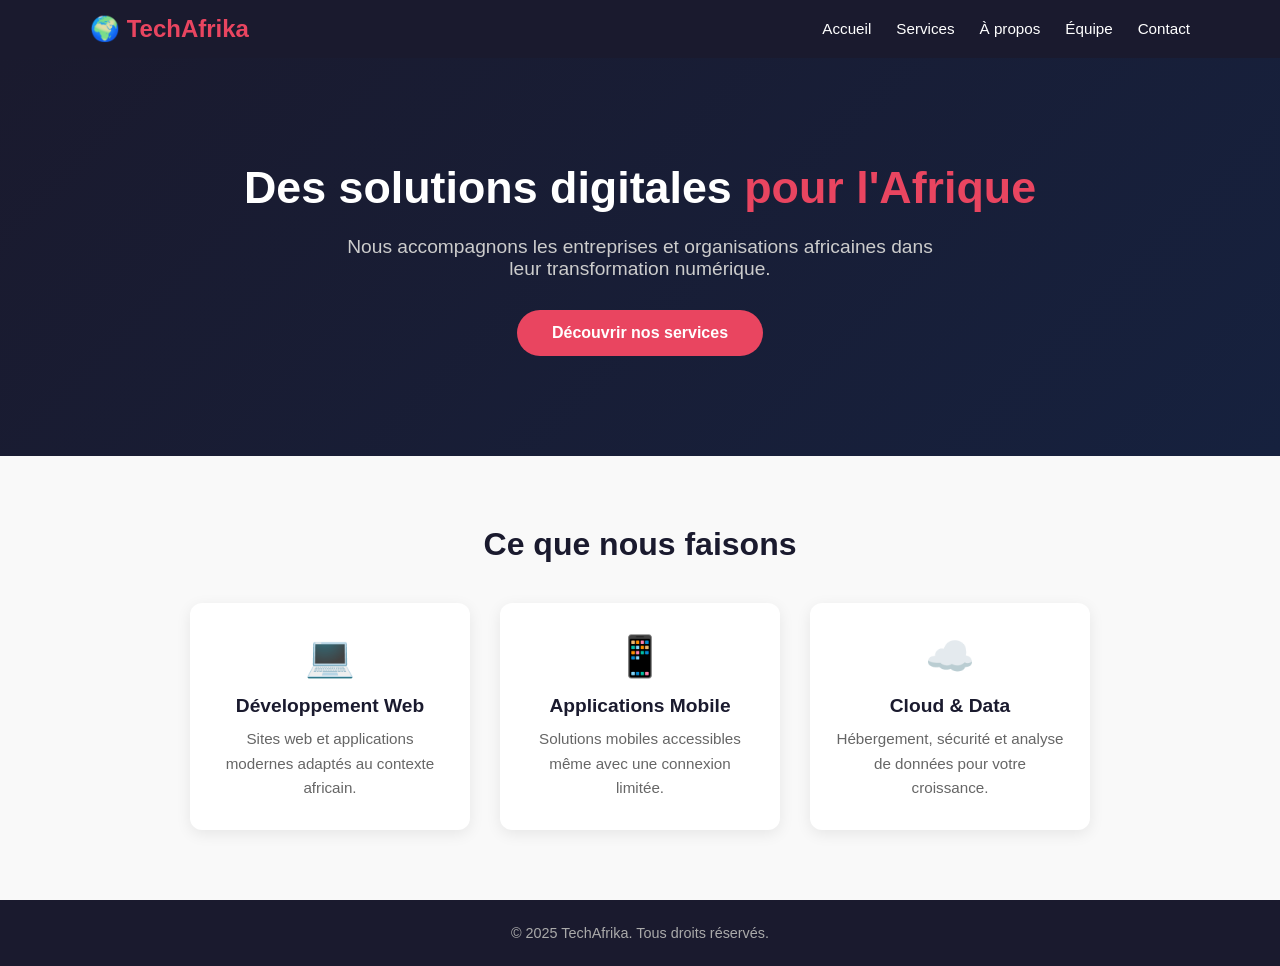
<file: index.html>
<!DOCTYPE html>
<html lang="fr">
<head>
    <meta charset="UTF-8">
    <meta name="viewport" content="width=device-width, initial-scale=1.0">
    <title>TechAfrika - Solutions Digitales pour l'Afrique</title>
    <link rel="stylesheet" href="css/style.css">
</head>
<body>

    <!-- HEADER -->
    <header>
        <div class="nav-container">
            <div class="logo">🌍 TechAfrika</div>
            <nav>
                <ul>
                    <li><a href="index.html">Accueil</a></li>
                    <li><a href="services.html">Services</a></li>
                    <li><a href="about.html">À propos</a></li>
                    <li><a href="team.html">Équipe</a></li>
                    <li><a href="contact.html">Contact</a></li>
                </ul>
            </nav>
        </div>
    </header>

    <!-- HERO -->
    <section class="hero">
        <div class="hero-content">
            <h1>Des solutions digitales <span>pour l'Afrique</span></h1>
            <p>Nous accompagnons les entreprises et organisations africaines dans leur transformation numérique.</p>
            <a href="services.html" class="btn">Découvrir nos services</a>
        </div>
    </section>

    <!-- SERVICES APERCU -->
    <section class="services-apercu">
        <h2>Ce que nous faisons</h2>
        <div class="cards">
            <div class="card">
                <div class="card-icon">💻</div>
                <h3>Développement Web</h3>
                <p>Sites web et applications modernes adaptés au contexte africain.</p>
            </div>
            <div class="card">
                <div class="card-icon">📱</div>
                <h3>Applications Mobile</h3>
                <p>Solutions mobiles accessibles même avec une connexion limitée.</p>
            </div>
            <div class="card">
                <div class="card-icon">☁️</div>
                <h3>Cloud & Data</h3>
                <p>Hébergement, sécurité et analyse de données pour votre croissance.</p>
            </div>
        </div>
    </section>

    <!-- FOOTER -->
    <footer>
        <p>© 2025 TechAfrika. Tous droits réservés.</p>
    </footer>

    <script src="js/main.js"></script>
</body>
</html>
</file>
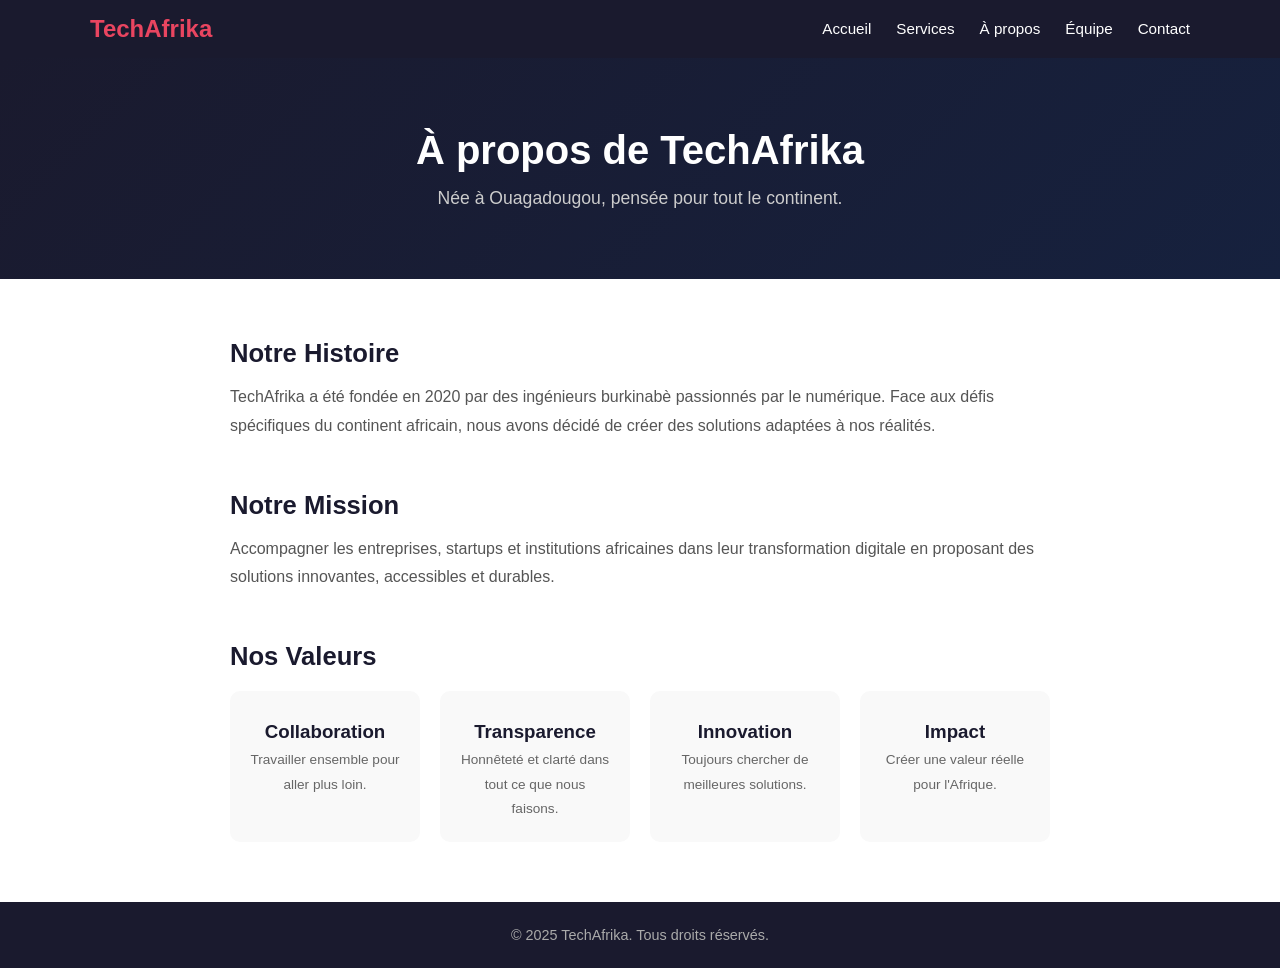
<file: about.html>
<!DOCTYPE html>
<html lang="fr">
<head>
    <meta charset="UTF-8">
    <meta name="viewport" content="width=device-width, initial-scale=1.0">
    <title>À propos - TechAfrika</title>
    <link rel="stylesheet" href="css/style.css">
</head>
<body>

    <!-- HEADER -->
    <header>
        <div class="nav-container">
            <div class="logo"> TechAfrika</div>
            <nav>
                <ul>
                    <li><a href="index.html">Accueil</a></li>
                    <li><a href="services.html">Services</a></li>
                    <li><a href="about.html">À propos</a></li>
                    <li><a href="team.html">Équipe</a></li>
                    <li><a href="contact.html">Contact</a></li>
                </ul>
            </nav>
        </div>
    </header>

    <!-- NOTRE HISTOIRE -->
    <section class="page-hero">
        <h1>À propos de TechAfrika</h1>
        <p>Née à Ouagadougou, pensée pour tout le continent.</p>
    </section>

    <section class="about-section">
        <div class="about-block">
            <h2> Notre Histoire</h2>
            <p>TechAfrika a été fondée en 2020 par des ingénieurs burkinabè passionnés par le numérique. Face aux défis spécifiques du continent africain, nous avons décidé de créer des solutions adaptées à nos réalités.</p>
        </div>

        <div class="about-block">
            <h2> Notre Mission</h2>
            <p>Accompagner les entreprises, startups et institutions africaines dans leur transformation digitale en proposant des solutions innovantes, accessibles et durables.</p>
        </div>

        <div class="about-block valeurs">
            <h2> Nos Valeurs</h2>
            <div class="valeurs-grid">
                <div class="valeur">
                    <h3>Collaboration</h3>
                    <p>Travailler ensemble pour aller plus loin.</p>
                </div>
                <div class="valeur">
                    <h3>Transparence</h3>
                    <p>Honnêteté et clarté dans tout ce que nous faisons.</p>
                </div>
                <div class="valeur">
                    <h3>Innovation</h3>
                    <p>Toujours chercher de meilleures solutions.</p>
                </div>
                <div class="valeur">
                    <h3>Impact</h3>
                    <p>Créer une valeur réelle pour l'Afrique.</p>
                </div>
            </div>
        </div>
    </section>

    <!-- FOOTER -->
    <footer>
        <p>© 2025 TechAfrika. Tous droits réservés.</p>
    </footer>

    <script src="js/main.js"></script>
</body>
</html>
</file>
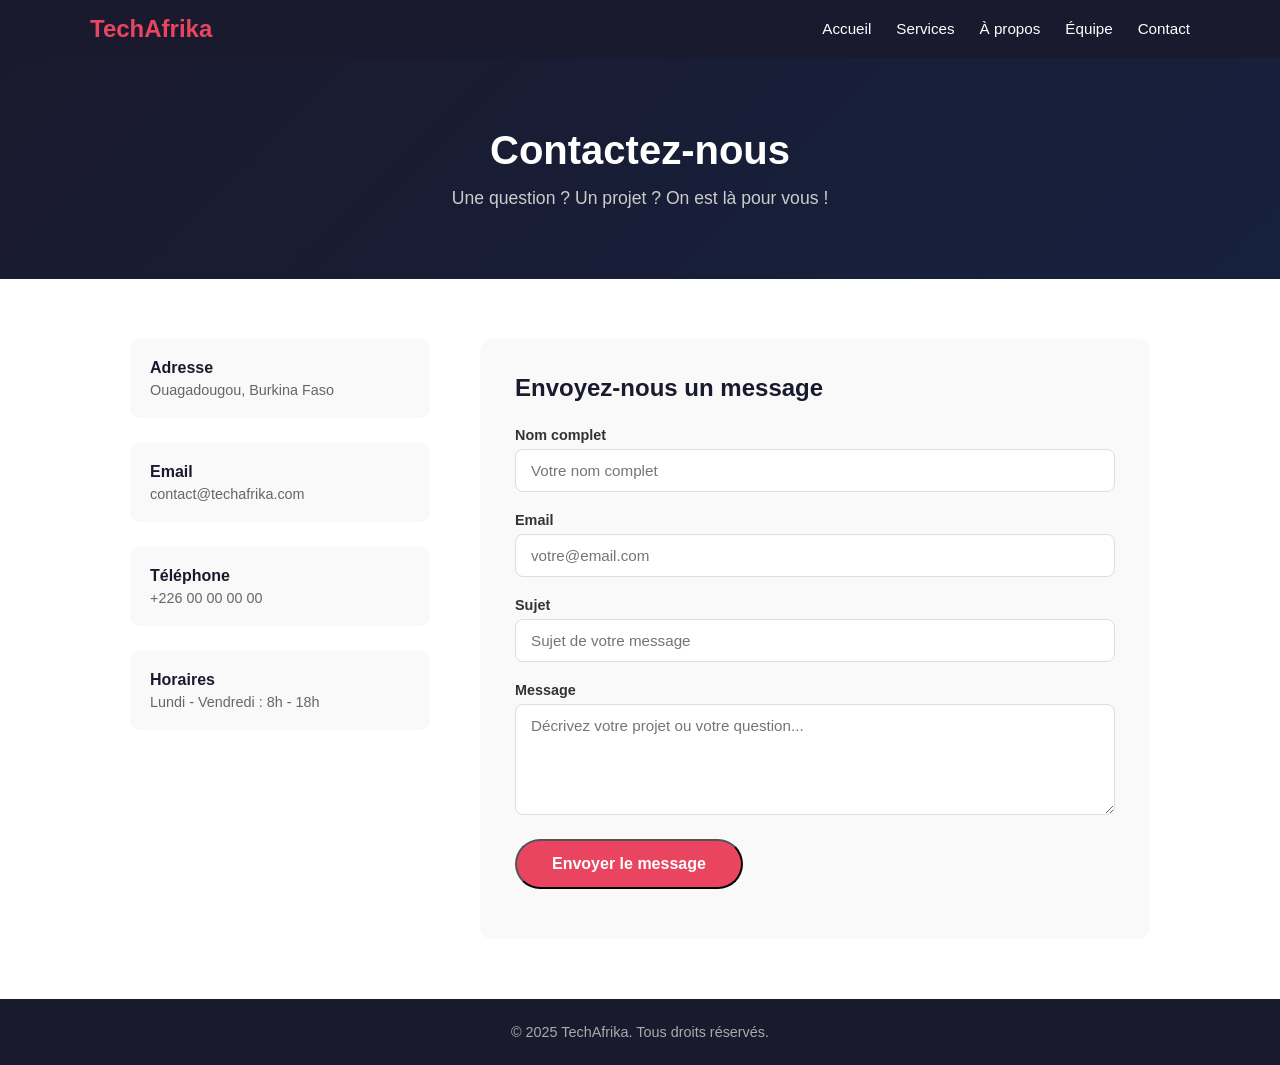
<file: contact.html>
<!DOCTYPE html>
<html lang="fr">
<head>
    <meta charset="UTF-8">
    <meta name="viewport" content="width=device-width, initial-scale=1.0">
    <title>Contact - TechAfrika</title>
    <link rel="stylesheet" href="css/style.css">
</head>
<body>

    <!-- HEADER -->
    <header>
        <div class="nav-container">
            <div class="logo"> TechAfrika</div>
            <nav>
                <ul>
                    <li><a href="index.html">Accueil</a></li>
                    <li><a href="services.html">Services</a></li>
                    <li><a href="about.html">À propos</a></li>
                    <li><a href="team.html">Équipe</a></li>
                    <li><a href="contact.html">Contact</a></li>
                </ul>
            </nav>
        </div>
    </header>

    <!-- PAGE HERO -->
    <section class="page-hero">
        <h1>Contactez-nous</h1>
        <p>Une question ? Un projet ? On est là pour vous !</p>
    </section>

    <!-- CONTACT SECTION -->
    <section class="contact-section">

        <div class="contact-infos">
            <div class="contact-info-item">
                <div>
                    <h3>Adresse</h3>
                    <p>Ouagadougou, Burkina Faso</p>
                </div>
            </div>
            <div class="contact-info-item">
                <div>
                    <h3>Email</h3>
                    <p>contact@techafrika.com</p>
                </div>
            </div>
            <div class="contact-info-item">
               
                <div>
                    <h3>Téléphone</h3>
                    <p>+226 00 00 00 00</p>
                </div>
            </div>
            <div class="contact-info-item">
               
                <div>
                    <h3>Horaires</h3>
                    <p>Lundi - Vendredi : 8h - 18h</p>
                </div>
            </div>
        </div>

        <div class="contact-form">
            <h2>Envoyez-nous un message</h2>
            <div class="form-group">
                <label for="nom">Nom complet</label>
                <input type="text" id="nom" placeholder="Votre nom complet">
            </div>
            <div class="form-group">
                <label for="email">Email</label>
                <input type="email" id="email" placeholder="votre@email.com">
            </div>
            <div class="form-group">
                <label for="sujet">Sujet</label>
                <input type="text" id="sujet" placeholder="Sujet de votre message">
            </div>
            <div class="form-group">
                <label for="message">Message</label>
                <textarea id="message" rows="5" 
                placeholder="Décrivez votre projet ou votre question..."></textarea>
            </div>
            <button class="btn" onclick="envoyerMessage()">
                Envoyer le message
            </button>
            <p id="confirmation" class="confirmation-msg"></p>
        </div>

    </section>

    <!-- FOOTER -->
    <footer>
        <p>© 2025 TechAfrika. Tous droits réservés.</p>
    </footer>

    <script src="js/main.js"></script>
</body>
</html>
</file>
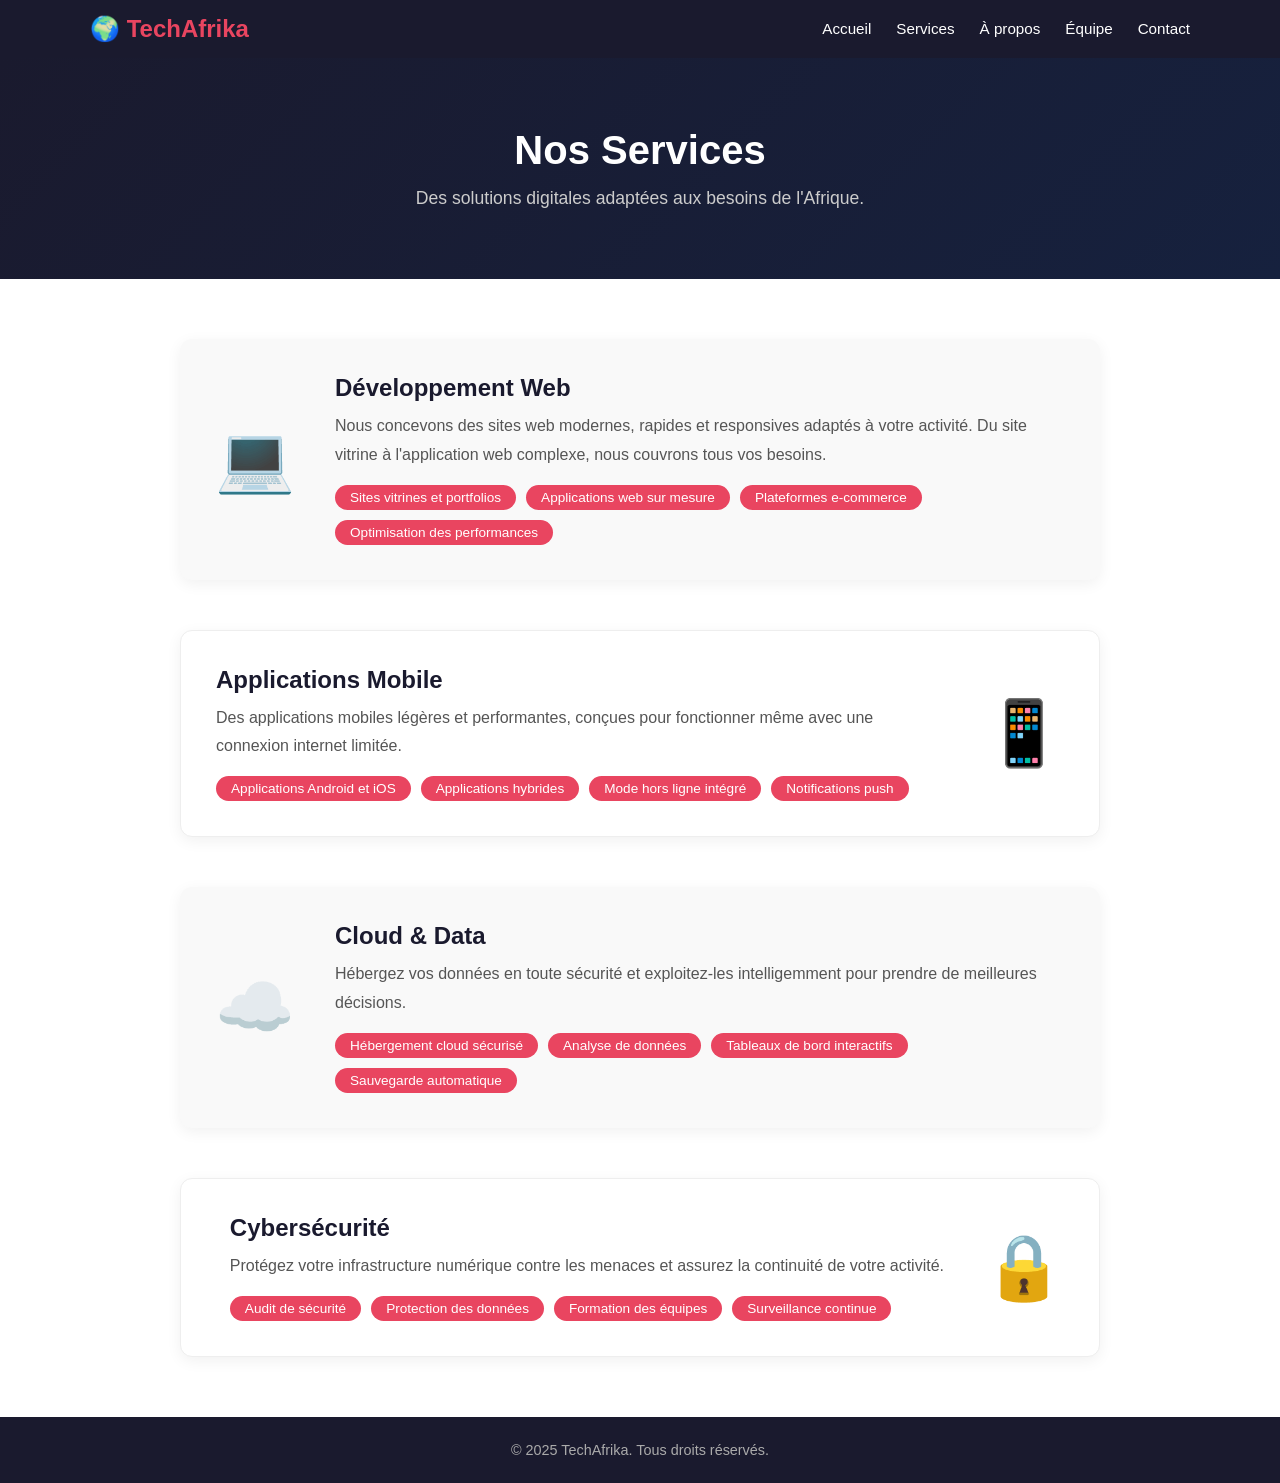
<file: services.html>
<!DOCTYPE html>
<html lang="fr">
<head>
    <meta charset="UTF-8">
    <meta name="viewport" content="width=device-width, initial-scale=1.0">
    <title>Services - TechAfrika</title>
    <link rel="stylesheet" href="css/style.css">
</head>
<body>

    <!-- HEADER -->
    <header>
        <div class="nav-container">
            <div class="logo">🌍 TechAfrika</div>
            <nav>
                <ul>
                    <li><a href="index.html">Accueil</a></li>
                    <li><a href="services.html">Services</a></li>
                    <li><a href="about.html">À propos</a></li>
                    <li><a href="team.html">Équipe</a></li>
                    <li><a href="contact.html">Contact</a></li>
                </ul>
            </nav>
        </div>
    </header>

    <!-- PAGE HERO -->
    <section class="page-hero">
        <h1>Nos Services</h1>
        <p>Des solutions digitales adaptées aux besoins de l'Afrique.</p>
    </section>

    <!-- LISTE DES SERVICES -->
    <section class="services-list">

        <div class="service-item">
            <div class="service-icon">💻</div>
            <div class="service-content">
                <h2>Développement Web</h2>
                <p>Nous concevons des sites web modernes, rapides et responsives adaptés à votre activité. Du site vitrine à l'application web complexe, nous couvrons tous vos besoins.</p>
                <ul>
                    <li>Sites vitrines et portfolios</li>
                    <li>Applications web sur mesure</li>
                    <li>Plateformes e-commerce</li>
                    <li>Optimisation des performances</li>
                </ul>
            </div>
        </div>

        <div class="service-item reverse">
            <div class="service-icon">📱</div>
            <div class="service-content">
                <h2>Applications Mobile</h2>
                <p>Des applications mobiles légères et performantes, conçues pour fonctionner même avec une connexion internet limitée.</p>
                <ul>
                    <li>Applications Android et iOS</li>
                    <li>Applications hybrides</li>
                    <li>Mode hors ligne intégré</li>
                    <li>Notifications push</li>
                </ul>
            </div>
        </div>

        <div class="service-item">
            <div class="service-icon">☁️</div>
            <div class="service-content">
                <h2>Cloud & Data</h2>
                <p>Hébergez vos données en toute sécurité et exploitez-les intelligemment pour prendre de meilleures décisions.</p>
                <ul>
                    <li>Hébergement cloud sécurisé</li>
                    <li>Analyse de données</li>
                    <li>Tableaux de bord interactifs</li>
                    <li>Sauvegarde automatique</li>
                </ul>
            </div>
        </div>

        <div class="service-item reverse">
            <div class="service-icon">🔒</div>
            <div class="service-content">
                <h2>Cybersécurité</h2>
                <p>Protégez votre infrastructure numérique contre les menaces et assurez la continuité de votre activité.</p>
                <ul>
                    <li>Audit de sécurité</li>
                    <li>Protection des données</li>
                    <li>Formation des équipes</li>
                    <li>Surveillance continue</li>
                </ul>
            </div>
        </div>

    </section>

    <!-- FOOTER -->
    <footer>
        <p>© 2025 TechAfrika. Tous droits réservés.</p>
    </footer>

    <script src="js/main.js"></script>
</body>
</html>
</file>
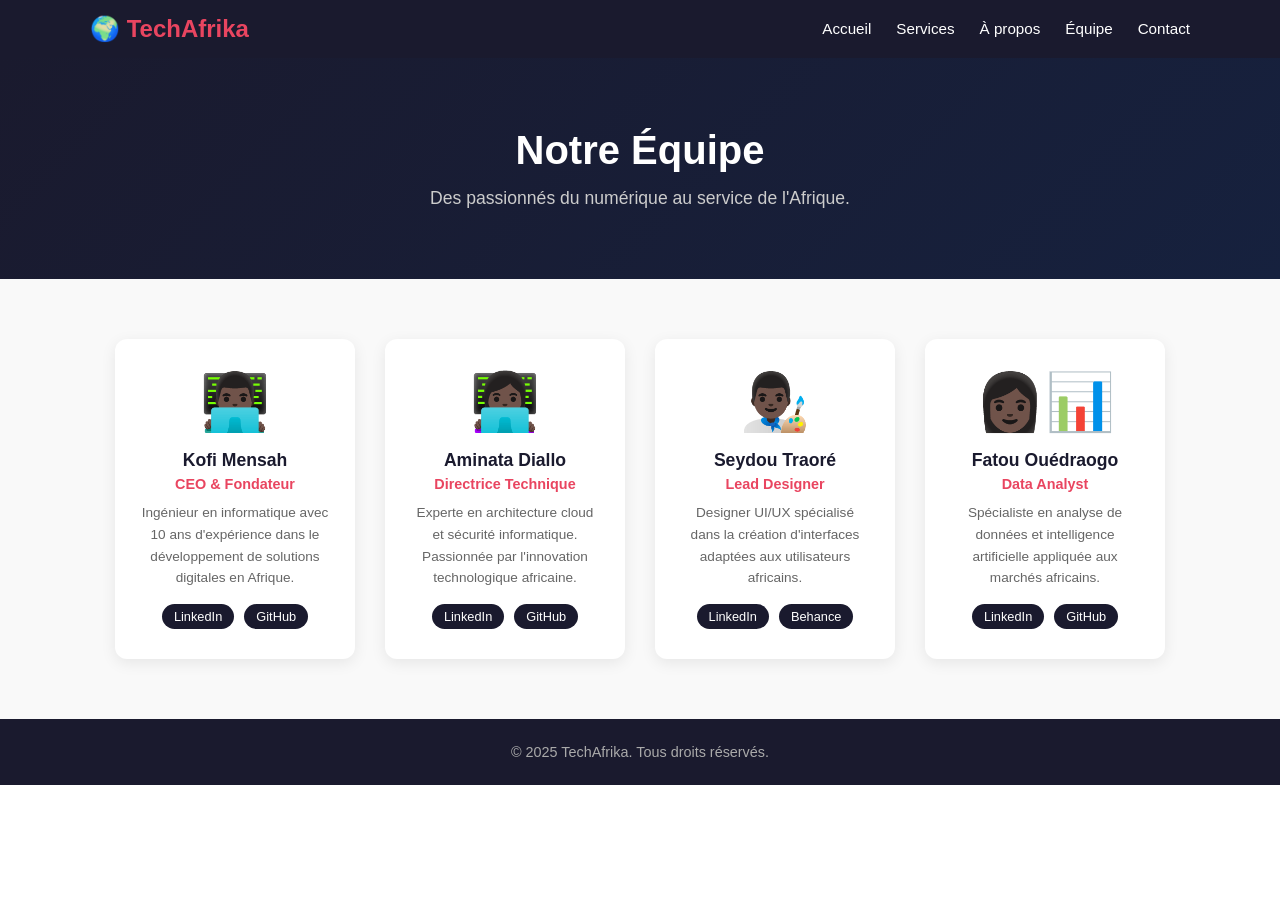
<file: team.html>
<!DOCTYPE html>
<html lang="fr">
<head>
    <meta charset="UTF-8">
    <meta name="viewport" content="width=device-width, initial-scale=1.0">
    <title>Équipe - TechAfrika</title>
    <link rel="stylesheet" href="css/style.css">
</head>
<body>

    <!-- HEADER -->
    <header>
        <div class="nav-container">
            <div class="logo">🌍 TechAfrika</div>
            <nav>
                <ul>
                    <li><a href="index.html">Accueil</a></li>
                    <li><a href="services.html">Services</a></li>
                    <li><a href="about.html">À propos</a></li>
                    <li><a href="team.html">Équipe</a></li>
                    <li><a href="contact.html">Contact</a></li>
                </ul>
            </nav>
        </div>
    </header>

    <!-- PAGE HERO -->
    <section class="page-hero">
        <h1>Notre Équipe</h1>
        <p>Des passionnés du numérique au service de l'Afrique.</p>
    </section>

    <!-- EQUIPE -->
    <section class="team-section">
        <div class="team-grid">

            <div class="team-card">
                <div class="team-avatar">👨🏿‍💻</div>
                <h3>Kofi Mensah</h3>
                <p class="team-role">CEO & Fondateur</p>
                <p class="team-bio">Ingénieur en informatique avec 10 ans d'expérience dans le développement de solutions digitales en Afrique.</p>
                <div class="team-socials">
                    <a href="#">LinkedIn</a>
                    <a href="#">GitHub</a>
                </div>
            </div>

            <div class="team-card">
                <div class="team-avatar">👩🏿‍💻</div>
                <h3>Aminata Diallo</h3>
                <p class="team-role">Directrice Technique</p>
                <p class="team-bio">Experte en architecture cloud et sécurité informatique. Passionnée par l'innovation technologique africaine.</p>
                <div class="team-socials">
                    <a href="#">LinkedIn</a>
                    <a href="#">GitHub</a>
                </div>
            </div>

            <div class="team-card">
                <div class="team-avatar">👨🏿‍🎨</div>
                <h3>Seydou Traoré</h3>
                <p class="team-role">Lead Designer</p>
                <p class="team-bio">Designer UI/UX spécialisé dans la création d'interfaces adaptées aux utilisateurs africains.</p>
                <div class="team-socials">
                    <a href="#">LinkedIn</a>
                    <a href="#">Behance</a>
                </div>
            </div>

            <div class="team-card">
                <div class="team-avatar">👩🏿‍📊</div>
                <h3>Fatou Ouédraogo</h3>
                <p class="team-role">Data Analyst</p>
                <p class="team-bio">Spécialiste en analyse de données et intelligence artificielle appliquée aux marchés africains.</p>
                <div class="team-socials">
                    <a href="#">LinkedIn</a>
                    <a href="#">GitHub</a>
                </div>
            </div>

        </div>
    </section>

    <!-- FOOTER -->
    <footer>
        <p>© 2025 TechAfrika. Tous droits réservés.</p>
    </footer>

    <script src="js/main.js"></script>
</body>
</html>
</file>
<file: css/style.css>
/* ========== RESET & BASE ========== */
* {
    margin: 0;
    padding: 0;
    box-sizing: border-box;
}

body {
    font-family: 'Segoe UI', Tahoma, Geneva, Verdana, sans-serif;
    color: #333;
    background-color: #fff;
}

a {
    text-decoration: none;
    color: inherit;
}

/* ========== HEADER ========== */
header {
    background-color: #1a1a2e;
    padding: 15px 40px;
    position: sticky;
    top: 0;
    z-index: 100;
}

.nav-container {
    display: flex;
    justify-content: space-between;
    align-items: center;
    max-width: 1100px;
    margin: 0 auto;
}

.logo {
    color: #e94560;
    font-size: 1.5rem;
    font-weight: bold;
}

nav ul {
    list-style: none;
    display: flex;
    gap: 25px;
}

nav ul li a {
    color: #fff;
    font-size: 0.95rem;
    transition: color 0.3s;
}

.team-socials a {
    background: #1a1a2e;
    color: #fff;
    padding: 5px 12px;
    border-radius: 20px;
    font-size: 0.8rem;
    transition: background 0.3s;
}

nav ul li a:hover {
    color: #e94560;
}

/* ========== HERO ========== */
.hero {
    background: linear-gradient(135deg, #1a1a2e, #16213e);
    color: #fff;
    padding: 100px 40px;
    text-align: center;
}

.hero-content h1 {
    font-size: 2.8rem;
    margin-bottom: 20px;
    line-height: 1.3;
}

.valeur span {
    font-size: 2rem;
}

.contact-info-item span {
    font-size: 2rem;
}

.hero-content h1 span {
    color: #e94560;
}

.hero-content p {
    font-size: 1.2rem;
    margin-bottom: 30px;
    color: #ccc;
    max-width: 600px;
    margin-left: auto;
    margin-right: auto;
}

.btn {
    background-color: #e94560;
    color: #fff;
    padding: 14px 35px;
    border-radius: 30px;
    font-size: 1rem;
    font-weight: bold;
    transition: background 0.3s;
    display: inline-block;
}

.btn:hover {
    background-color: #c73652;
}

/* ========== SERVICES APERCU ========== */
.services-apercu {
    padding: 70px 40px;
    text-align: center;
    background-color: #f9f9f9;
}

.services-apercu h2 {
    font-size: 2rem;
    margin-bottom: 40px;
    color: #1a1a2e;
}

.cards {
    display: flex;
    justify-content: center;
    gap: 30px;
    flex-wrap: wrap;
    max-width: 1100px;
    margin: 0 auto;
}

.card {
    background: #fff;
    border-radius: 12px;
    padding: 30px 25px;
    width: 280px;
    box-shadow: 0 4px 15px rgb(0 0 0 / 8%);
    transition: transform 0.3s;
}

.card:hover {
    transform: translateY(-5px);
}

.card-icon {
    font-size: 2.5rem;
    margin-bottom: 15px;
}

.card h3 {
    font-size: 1.2rem;
    margin-bottom: 10px;
    color: #1a1a2e;
}

.card p {
    color: #666;
    font-size: 0.95rem;
    line-height: 1.6;
}

/* ========== PAGE HERO ========== */
.page-hero {
    background: linear-gradient(135deg, #1a1a2e, #16213e);
    color: #fff;
    padding: 70px 40px;
    text-align: center;
}

.page-hero h1 {
    font-size: 2.5rem;
    margin-bottom: 15px;
}

.page-hero p {
    font-size: 1.1rem;
    color: #ccc;
}

/* ========== ABOUT ========== */
.about-section {
    max-width: 900px;
    margin: 60px auto;
    padding: 0 40px;
}

.about-block {
    margin-bottom: 50px;
}

.about-block h2 {
    font-size: 1.6rem;
    color: #1a1a2e;
    margin-bottom: 15px;
}

.about-block p {
    color: #555;
    line-height: 1.8;
    font-size: 1rem;
}

.valeurs-grid {
    display: flex;
    gap: 20px;
    flex-wrap: wrap;
    margin-top: 20px;
}

.valeur {
    background: #f9f9f9;
    border-radius: 10px;
    padding: 20px;
    width: 190px;
    text-align: center;
}



.valeur h3 {
    margin: 10px 0 5px;
    color: #1a1a2e;
}

.valeur p {
    font-size: 0.85rem;
    color: #666;
}

/* ========== FOOTER ========== */
footer {
    background-color: #1a1a2e;
    color: #aaa;
    text-align: center;
    padding: 25px;
    font-size: 0.9rem;
}

/* ========== RESPONSIVE ========== */
@media (width <= 768px) {
    .hero-content h1 {
        font-size: 1.8rem;
    }

    nav ul {
        gap: 12px;
    }

    .cards {
        flex-direction: column;
        align-items: center;
    }

    .valeurs-grid {
        justify-content: center;
    }
}

/* ========== SERVICES LIST ========== */
.services-list {
    max-width: 1000px;
    margin: 60px auto;
    padding: 0 40px;
    display: flex;
    flex-direction: column;
    gap: 50px;
}

.service-item {
    display: flex;
    align-items: center;
    gap: 40px;
    background: #f9f9f9;
    border-radius: 12px;
    padding: 35px;
    box-shadow: 0 4px 15px rgb(0 0 0 / 6%);
}

.service-item.reverse {
    flex-direction: row-reverse;
    background: #fff;
    border: 1px solid #eee;
}

.service-icon {
    font-size: 4rem;
    min-width: 80px;
    text-align: center;
}

.service-content h2 {
    font-size: 1.5rem;
    color: #1a1a2e;
    margin-bottom: 10px;
}

.service-content p {
    color: #555;
    line-height: 1.8;
    margin-bottom: 15px;
}

.service-content ul {
    list-style: none;
    display: flex;
    flex-wrap: wrap;
    gap: 10px;
}

.service-content ul li {
    background: #e94560;
    color: #fff;
    padding: 5px 15px;
    border-radius: 20px;
    font-size: 0.85rem;
}

@media (width <= 768px) {
    .service-item,
    .service-item.reverse {
        flex-direction: column;
        text-align: center;
    }
}

/* ========== TEAM ========== */
.team-section {
    padding: 60px 40px;
    background: #f9f9f9;
}

.team-grid {
    display: flex;
    flex-wrap: wrap;
    justify-content: center;
    gap: 30px;
    max-width: 1100px;
    margin: 0 auto;
}

.team-card {
    background: #fff;
    border-radius: 12px;
    padding: 30px 25px;
    width: 240px;
    text-align: center;
    box-shadow: 0 4px 15px rgb(0 0 0 / 8%);
    transition: transform 0.3s;
}

.team-card:hover {
    transform: translateY(-5px);
}

.team-avatar {
    font-size: 3.5rem;
    margin-bottom: 15px;
}

.team-card h3 {
    font-size: 1.1rem;
    color: #1a1a2e;
    margin-bottom: 5px;
}

.team-role {
    color: #e94560;
    font-size: 0.9rem;
    font-weight: bold;
    margin-bottom: 10px;
}

.team-bio {
    color: #666;
    font-size: 0.85rem;
    line-height: 1.6;
    margin-bottom: 15px;
}

.team-socials {
    display: flex;
    justify-content: center;
    gap: 10px;
}


.team-socials a:hover {
    background: #e94560;
}

@media (width <= 768px) {
    .team-grid {
        flex-direction: column;
        align-items: center;
    }
}

/* ========== CONTACT ========== */
.contact-section {
    display: flex;
    gap: 50px;
    max-width: 1100px;
    margin: 60px auto;
    padding: 0 40px;
    flex-wrap: wrap;
}

.contact-infos {
    display: flex;
    flex-direction: column;
    gap: 25px;
    flex: 1;
    min-width: 250px;
}

.contact-info-item {
    display: flex;
    align-items: center;
    gap: 15px;
    background: #f9f9f9;
    padding: 20px;
    border-radius: 10px;
}

.contact-info-item h3 {
    color: #1a1a2e;
    margin-bottom: 5px;
    font-size: 1rem;
}

.contact-info-item p {
    color: #666;
    font-size: 0.9rem;
}

.contact-form {
    flex: 2;
    min-width: 300px;
    background: #f9f9f9;
    padding: 35px;
    border-radius: 12px;
}

.contact-form h2 {
    color: #1a1a2e;
    margin-bottom: 25px;
    font-size: 1.5rem;
}

.form-group {
    margin-bottom: 20px;
}

.form-group label {
    display: block;
    margin-bottom: 6px;
    color: #333;
    font-weight: bold;
    font-size: 0.9rem;
}

.form-group input,
.form-group textarea {
    width: 100%;
    padding: 12px 15px;
    border: 1px solid #ddd;
    border-radius: 8px;
    font-size: 0.95rem;
    font-family: inherit;
    transition: border 0.3s;
}

.form-group input:focus,
.form-group textarea:focus {
    outline: none;
    border-color: #e94560;
}

.confirmation-msg {
    margin-top: 15px;
    color: green;
    font-weight: bold;
    font-size: 0.95rem;
}

@media (width <= 768px) {
    .contact-section {
        flex-direction: column;
    }
}
</file>
